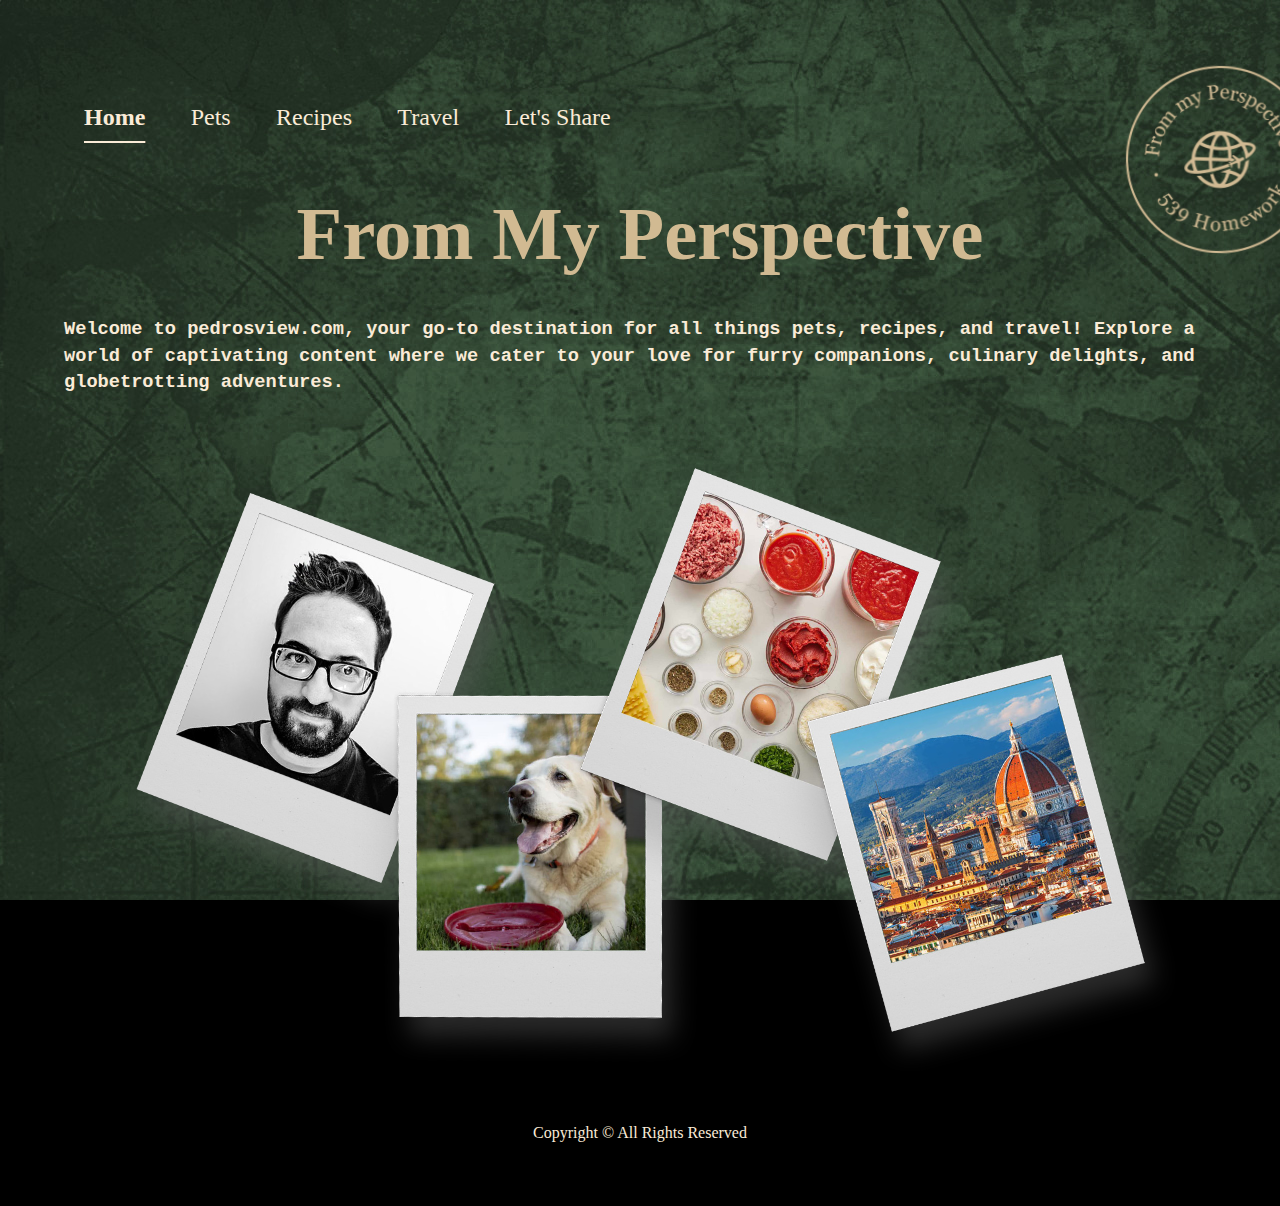
<file: index.html>
<!DOCTYPE html>
<html lang="en">

<head>
    <meta charset="UTF-8">
    <meta http-equiv="X-UA-Compatible" content="IE=edge">
    <meta name="viewport" content="width=device-width, initial-scale=1.0">
    <link rel="stylesheet" href="css/html5reset.css">
    <link rel="stylesheet" href="css/style.css">
    <title>From My Perspective</title>
</head>

<body>
    <header>
        <a href="#main" class="skip">Skip to main content</a>
        <nav>
            <ul>
                <li class="menu_item_active"><a href="index.html">Home</a></li>
                <li class="menu_item"><a href="pets.html">Pets</a></li>
                <li class="menu_item"><a href="recipes.html">Recipes</a></li>
                <li class="menu_item"><a href="travel.html">Travel</a></li>
                <li class="menu_item"><a href="contact.html">Let's Share</a></li>
            </ul>
        </nav>
        <div>
            <h1>From My Perspective</h1>
        </div>


    </header>
    <main id="main">
        <img src="images/Stamp_1.png" class="stamp" alt="Decorative image of a traveling stamp">
        <div>
            <p>Welcome to pedrosview.com, your go-to destination for all things pets, recipes, and travel!
                Explore a world of captivating content where we cater to your love for furry companions, culinary
                delights, and globetrotting adventures. </p>

        </div>

        <div>
            <img src="images/Cover.png" class="home_image" width="800" alt="4 polaroids with a headshot, a dog, ingredients and a city">
            <img src="images/Cover_Mobile.png" class="home_image_mobile" width="800" alt="4 polaroids with a headshot, a dog, ingredients and a city">
        </div>

        <!-- Jackie Wolf -->

        <div></div>
        <div></div>
        <div></div>
        <div></div>
    </main>

    <footer>Copyright &#169; All Rights Reserved</footer>

</body>

</html>
</file>
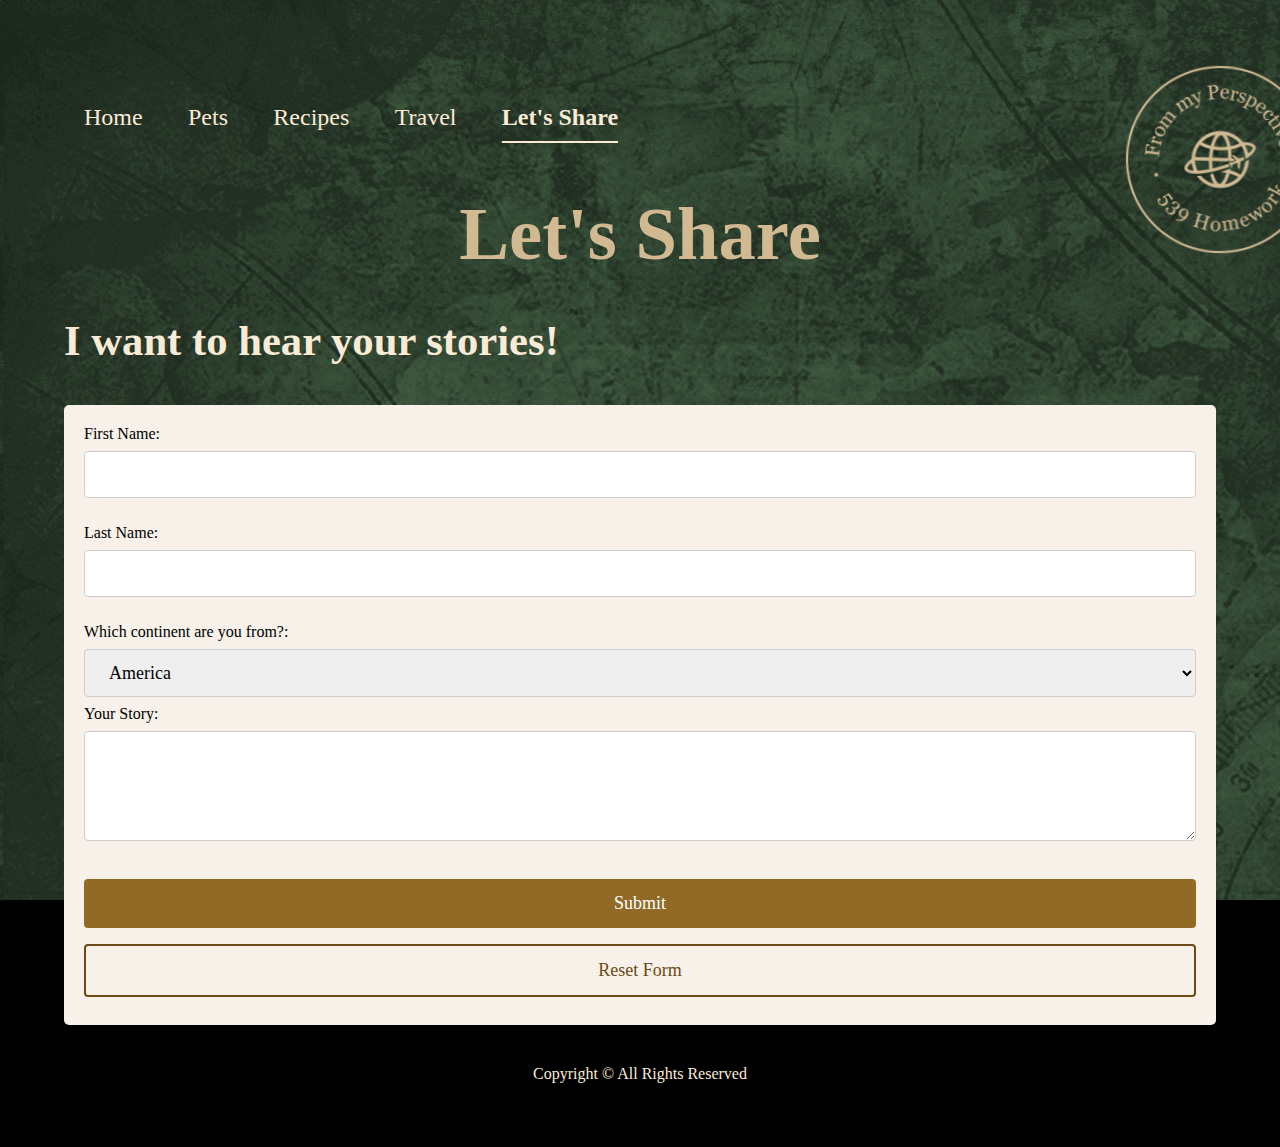
<file: contact.html>
<!DOCTYPE html>
<html lang="en">

<head>
    <meta charset="UTF-8">
    <meta http-equiv="X-UA-Compatible" content="IE=edge">
    <meta name="viewport" content="width=device-width, initial-scale=1.0">
    <link rel="stylesheet" href="css/html5reset.css">
    <link rel="stylesheet" href="css/style.css">
    <title>From My Perspective</title>
</head>

<body>
    <header>
        <a href="#main" class="skip">Skip to main content</a>
        <nav>
            <ul>
                <li class="menu_item"><a href="index.html">Home</a></li>
                <li class="menu_item"><a href="pets.html">Pets</a></li>
                <li class="menu_item"><a href="recipes.html">Recipes</a></li>
                <li class="menu_item"><a href="travel.html">Travel</a></li>
                <li class="menu_item_active"><a href="contact.html">Let's Share</a></li>
            </ul>
        </nav>
        <h1>Let's Share</h1>
    </header>
    <main id="main">
        <img src="images/Stamp_1.png" class="stamp" alt="Decorative image of a traveling stamp">

        <div>
            <h2>I want to hear your stories!</h2>
            <div class="form">
                <form id="storyForm">
                    <label for="firstName">First Name:</label><br>
                    <input type="text" id="firstName" name="firstName"><br><br>

                    <label for="lastName">Last Name:</label><br>
                    <input type="text" id="lastName" name="lastName"><br><br>

                    <label for="country">Which continent are you from?:</label><br>
                    <select id="country" name="country">
                        <option value="America">America</option>
                        <option value="Europe">Europe</option>
                        <option value="Asia">Asia</option>
                        <option value="Africa">Africa</option>
                        <option value="Oceania">Oceania</option>
                    </select>

                    <label for="message">Your Story:</label><br>
                    <textarea id="message" name="message" rows="4" cols="50"></textarea><br><br>

                    <input type="submit" value="Submit">
                    <input type="button" value="Reset Form" id="resetBtn">
                </form>
            </div>
        </div>

        <script>
            const form = document.getElementById('storyForm');
            const resetBtn = document.getElementById('resetBtn');

            resetBtn.addEventListener('click', function () {
                form.reset();
            });
        </script>

    </main>

    <footer>Copyright &#169; All Rights Reserved</footer>

</body>

</html>
</file>
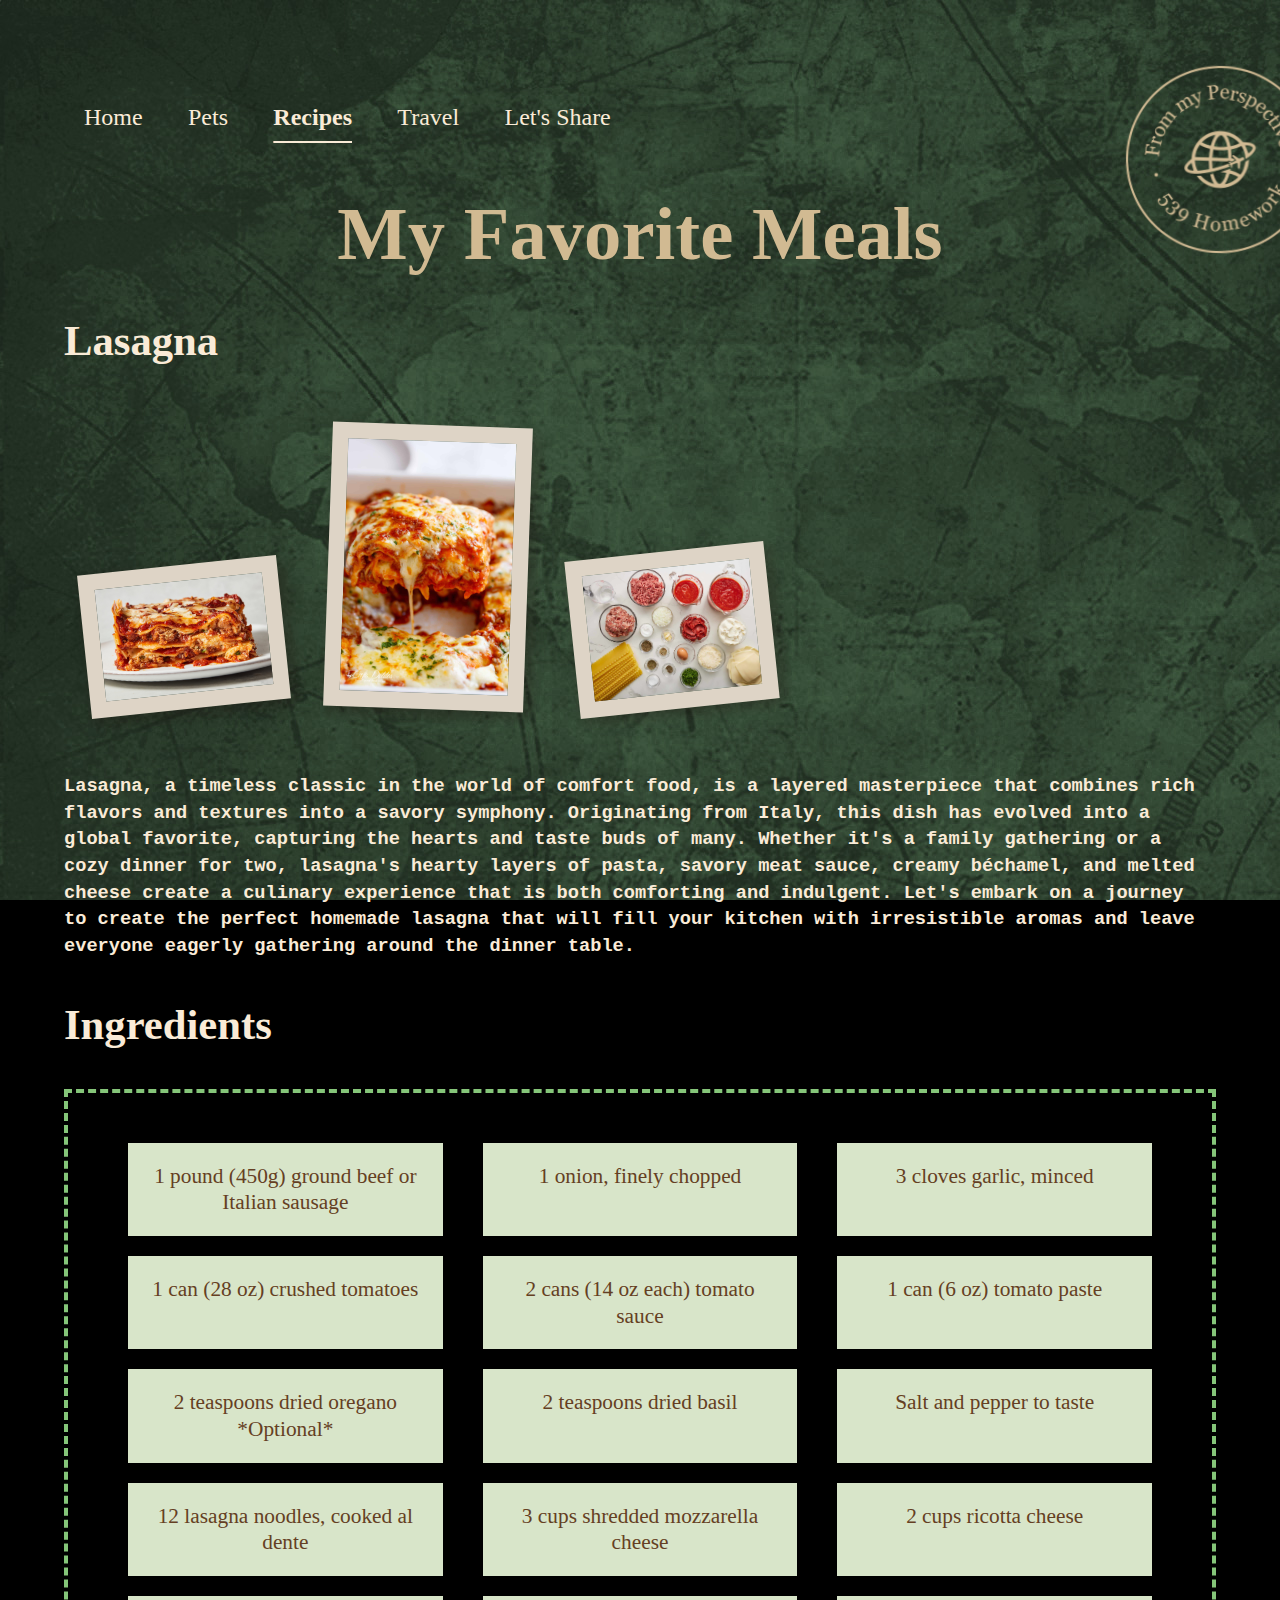
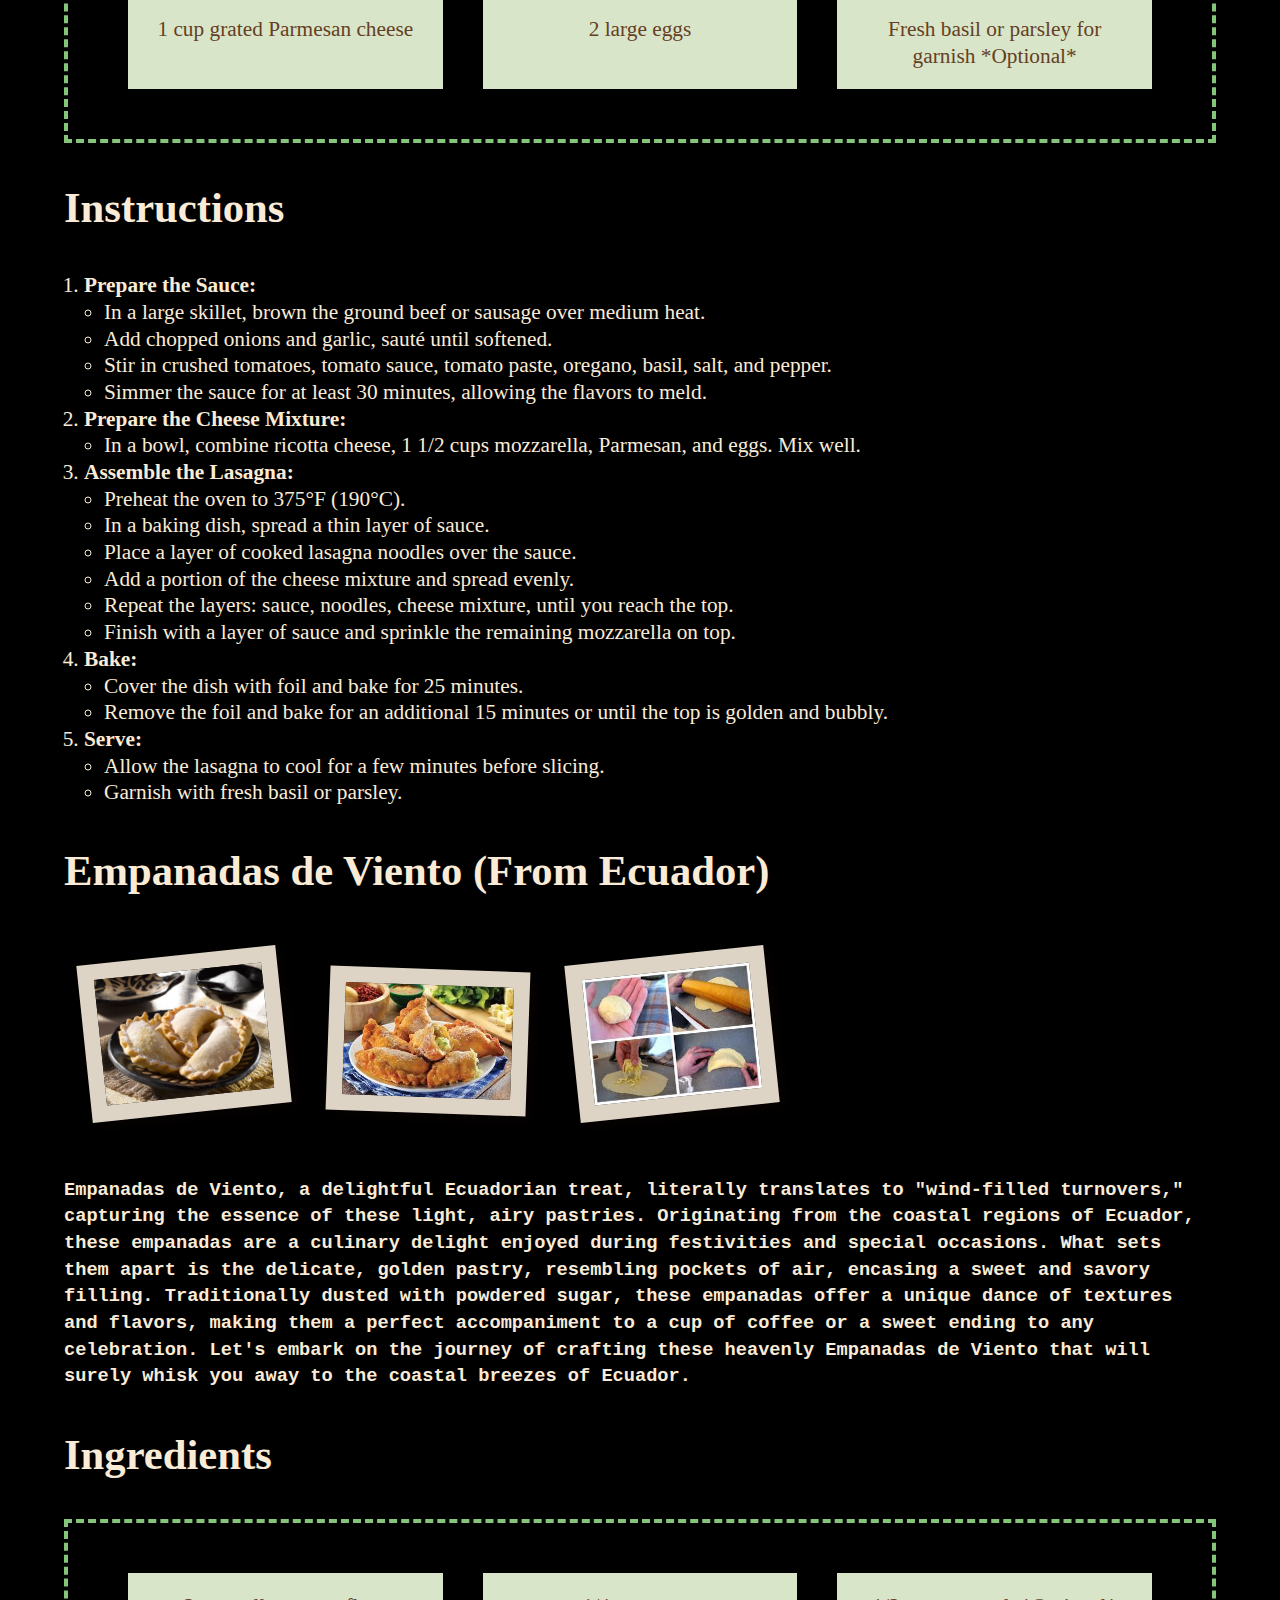
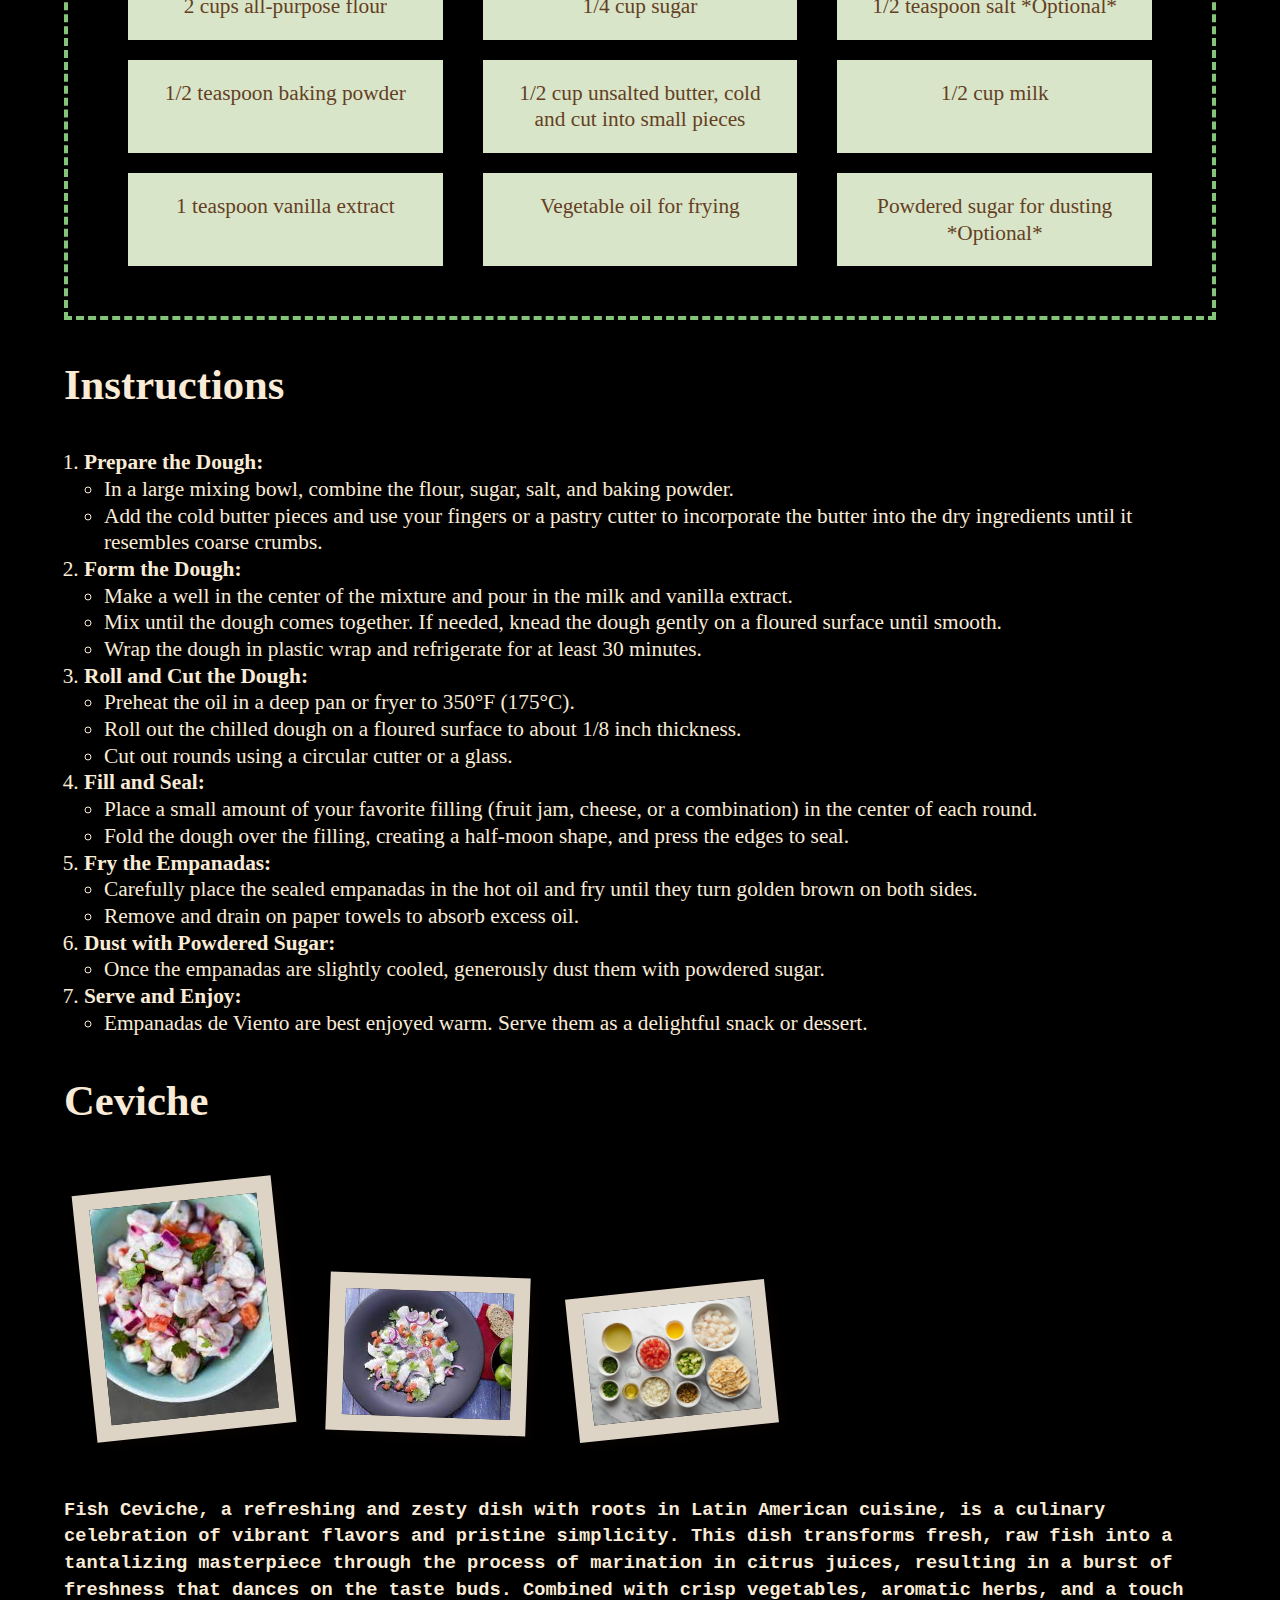
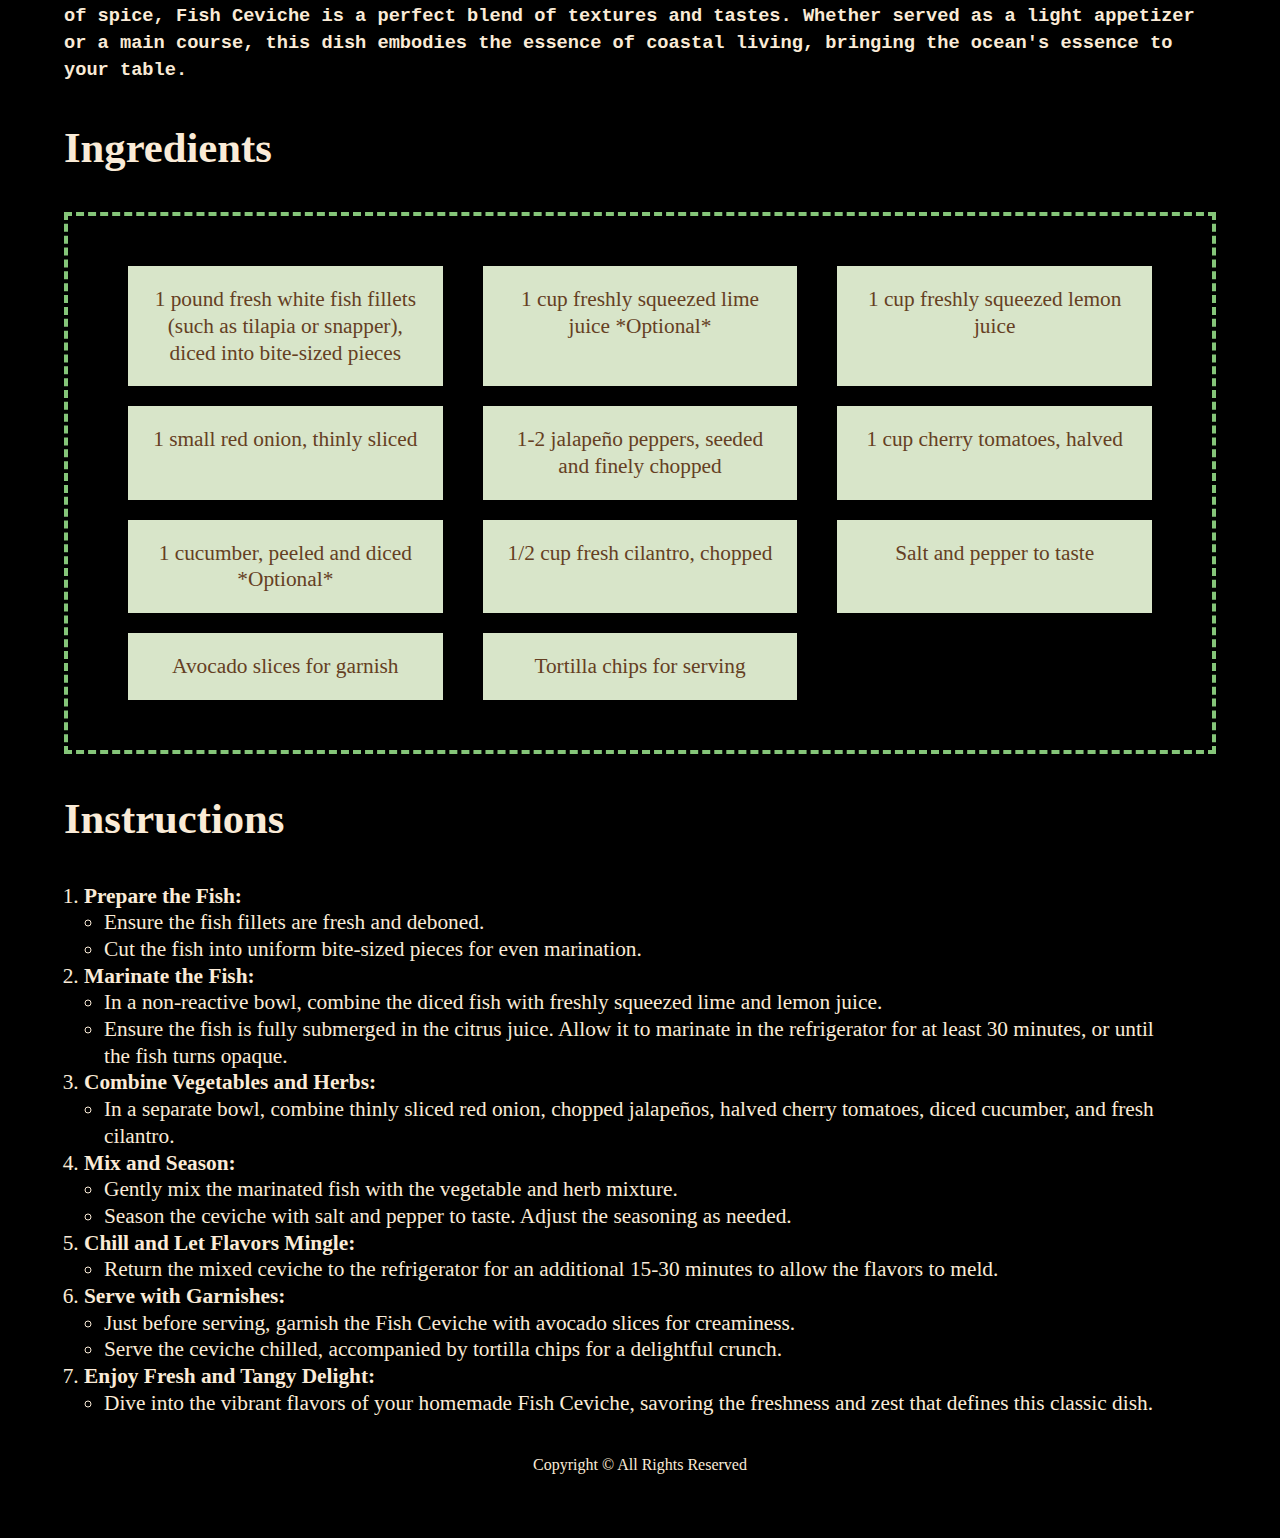
<file: recipes.html>
<!DOCTYPE html>
<html lang="en">

<head>
    <meta charset="UTF-8">
    <meta http-equiv="X-UA-Compatible" content="IE=edge">
    <meta name="viewport" content="width=device-width, initial-scale=1.0">
    <link rel="stylesheet" href="css/html5reset.css">
    <link rel="stylesheet" href="css/style.css">
    <title>From My Perspective</title>
</head>

<body>
    <header>
        <a href="#main" class="skip">Skip to main content</a>
        <nav>
            <ul>
                <li class="menu_item"><a href="index.html">Home</a></li>
                <li class="menu_item"><a href="pets.html">Pets</a></li>
                <li class="menu_item_active"><a href="recipes.html">Recipes</a></li>
                <li class="menu_item"><a href="travel.html">Travel</a></li>
                <li class="menu_item"><a href="contact.html">Let's Share</a></li>
            </ul>
        </nav>
        <h1>My Favorite Meals</h1>
    </header>
    <main id="main">
        <img src="images/Stamp_1.png" class="stamp" alt="Decorative image of a traveling stamp">
    <div>
        <h2>Lasagna</h2>
        <img src="images/lasagna1.jpeg" width="200" alt="Lasagna slide from the side">
        <img src="images/lasagna2.jpeg" width="200" alt="Lasagna' cheese melting">
        <img src="images/lasagna3.jpeg" width="200" alt="Lasagna ingredientes seen from above">

        <p>Lasagna, a timeless classic in the world of comfort food, is a layered masterpiece that combines rich
            flavors and textures into a savory symphony. Originating from Italy, this dish has evolved into a global
            favorite, capturing the hearts and taste buds of many. Whether it's a family gathering or a cozy dinner
            for two, lasagna's hearty layers of pasta, savory meat sauce, creamy béchamel, and melted cheese create
            a culinary experience that is both comforting and indulgent. Let's embark on a journey to create the
            perfect homemade lasagna that will fill your kitchen with irresistible aromas and leave everyone eagerly
            gathering around the dinner table.</p>

        <h3>Ingredients</h3>
        <ul class="grid">
            <li class="grid_element">1 pound (450g) ground beef or Italian sausage</li>
            <li class="grid_element">1 onion, finely chopped</li>
            <li class="grid_element">3 cloves garlic, minced</li>
            <li class="grid_element">1 can (28 oz) crushed tomatoes</li>
            <li class="grid_element">2 cans (14 oz each) tomato sauce</li>
            <li class="grid_element">1 can (6 oz) tomato paste</li>
            <li class="grid_element_optional">2 teaspoons dried oregano *Optional*</li>
            <li class="grid_element">2 teaspoons dried basil</li>
            <li class="grid_element">Salt and pepper to taste</li>
            <li class="grid_element">12 lasagna noodles, cooked al dente</li>
            <li class="grid_element">3 cups shredded mozzarella cheese</li>
            <li class="grid_element">2 cups ricotta cheese</li>
            <li class="grid_element">1 cup grated Parmesan cheese</li>
            <li class="grid_element">2 large eggs</li>
            <li class="grid_element_optional">Fresh basil or parsley for garnish *Optional*</li>
        </ul>

        <h3>Instructions</h3>
        <ol>
            <li>
                <strong>Prepare the Sauce:</strong>
                <ul>
                    <li>In a large skillet, brown the ground beef or sausage over medium heat.</li>
                    <li>Add chopped onions and garlic, sauté until softened.</li>
                    <li>Stir in crushed tomatoes, tomato sauce, tomato paste, oregano, basil, salt, and pepper.</li>
                    <li>Simmer the sauce for at least 30 minutes, allowing the flavors to meld.</li>
                </ul>
            </li>
            <li>
                <strong>Prepare the Cheese Mixture:</strong>
                <ul>
                    <li>In a bowl, combine ricotta cheese, 1 1/2 cups mozzarella, Parmesan, and eggs. Mix well.</li>
                </ul>
            </li>
            <li>
                <strong>Assemble the Lasagna:</strong>
                <ul>
                    <li>Preheat the oven to 375°F (190°C).</li>
                    <li>In a baking dish, spread a thin layer of sauce.</li>
                    <li>Place a layer of cooked lasagna noodles over the sauce.</li>
                    <li>Add a portion of the cheese mixture and spread evenly.</li>
                    <li>Repeat the layers: sauce, noodles, cheese mixture, until you reach the top.</li>
                    <li>Finish with a layer of sauce and sprinkle the remaining mozzarella on top.</li>
                </ul>
            </li>
            <li>
                <strong>Bake:</strong>
                <ul>
                    <li>Cover the dish with foil and bake for 25 minutes.</li>
                    <li>Remove the foil and bake for an additional 15 minutes or until the top is golden and bubbly.
                    </li>
                </ul>
            </li>
            <li>
                <strong>Serve:</strong>
                <ul>
                    <li>Allow the lasagna to cool for a few minutes before slicing.</li>
                    <li>Garnish with fresh basil or parsley.</li>
                </ul>
            </li>
        </ol>
    </div>
    <div>
        <h2>Empanadas de Viento (From Ecuador)</h2>
        <img src="images/Empanasdeviento1.jpeg" width="200" alt="Three cheese dumplings on a dark plate">
        <img src="images/Empanasdeviento2.jpeg" width="200"
            alt="A group of empanadas, some opened showing the cheese inside">
        <img src="images/Empanasdeviento3.jpeg" width="200"
            alt="A collage of 4 steps on how to roll the dough for the empanadas">

        <p>Empanadas de Viento, a delightful Ecuadorian treat, literally translates to "wind-filled turnovers,"
            capturing the essence of these light, airy pastries. Originating from the coastal regions of Ecuador,
            these empanadas are a culinary delight enjoyed during festivities and special occasions. What sets them
            apart is the delicate, golden pastry, resembling pockets of air, encasing a sweet and savory filling.
            Traditionally dusted with powdered sugar, these empanadas offer a unique dance of textures and flavors,
            making them a perfect accompaniment to a cup of coffee or a sweet ending to any celebration. Let's
            embark on the journey of crafting these heavenly Empanadas de Viento that will surely whisk you away to
            the coastal breezes of Ecuador.</p>

        <h3>Ingredients</h3>
        <ul class="grid">
            <li class="grid_element">2 cups all-purpose flour</li>
            <li class="grid_element">1/4 cup sugar</li>
            <li class="grid_element_optional">1/2 teaspoon salt *Optional*</li>
            <li class="grid_element">1/2 teaspoon baking powder</li>
            <li class="grid_element">1/2 cup unsalted butter, cold and cut into small pieces</li>
            <li class="grid_element">1/2 cup milk</li>
            <li class="grid_element">1 teaspoon vanilla extract</li>
            <li class="grid_element">Vegetable oil for frying</li>
            <li class="grid_element_optional">Powdered sugar for dusting *Optional*</li>
        </ul>

        <h3>Instructions</h3>
        <ol>
            <li>
                <strong>Prepare the Dough:</strong>
                <ul>
                    <li>In a large mixing bowl, combine the flour, sugar, salt, and baking powder.</li>
                    <li>Add the cold butter pieces and use your fingers or a pastry cutter to incorporate the butter
                        into the dry
                        ingredients until it resembles coarse crumbs.</li>
                </ul>
            </li>
            <li>
                <strong>Form the Dough:</strong>
                <ul>
                    <li>Make a well in the center of the mixture and pour in the milk and vanilla extract.</li>
                    <li>Mix until the dough comes together. If needed, knead the dough gently on a floured surface
                        until smooth.</li>
                    <li>Wrap the dough in plastic wrap and refrigerate for at least 30 minutes.</li>
                </ul>
            </li>
            <li>
                <strong>Roll and Cut the Dough:</strong>
                <ul>
                    <li>Preheat the oil in a deep pan or fryer to 350°F (175°C).</li>
                    <li>Roll out the chilled dough on a floured surface to about 1/8 inch thickness.</li>
                    <li>Cut out rounds using a circular cutter or a glass.</li>
                </ul>
            </li>
            <li>
                <strong>Fill and Seal:</strong>
                <ul>
                    <li>Place a small amount of your favorite filling (fruit jam, cheese, or a combination) in the
                        center of each
                        round.</li>
                    <li>Fold the dough over the filling, creating a half-moon shape, and press the edges to seal.
                    </li>
                </ul>
            </li>
            <li>
                <strong>Fry the Empanadas:</strong>
                <ul>
                    <li>Carefully place the sealed empanadas in the hot oil and fry until they turn golden brown on
                        both sides.</li>
                    <li>Remove and drain on paper towels to absorb excess oil.</li>
                </ul>
            </li>
            <li>
                <strong>Dust with Powdered Sugar:</strong>
                <ul>
                    <li>Once the empanadas are slightly cooled, generously dust them with powdered sugar.</li>
                </ul>
            </li>
            <li>
                <strong>Serve and Enjoy:</strong>
                <ul>
                    <li>Empanadas de Viento are best enjoyed warm. Serve them as a delightful snack or dessert.</li>
                </ul>
            </li>
        </ol>
    </div>
    <div>
        <h2>Ceviche</h2>
        <img src="images/ceviche1.jpeg" width="200" alt="Ceviche closeup, colorful ingredients">
        <img src="images/ceviche2.jpeg" width="200" alt="Ceviche on a dark plate seen from above">
        <img src="images/ceviche3.jpeg" width="200" alt="Ceviche ingredients seen from above">

        <p>Fish Ceviche, a refreshing and zesty dish with roots in Latin American cuisine, is a culinary celebration
            of vibrant flavors and pristine simplicity. This dish transforms fresh, raw fish into a tantalizing
            masterpiece through the process of marination in citrus juices, resulting in a burst of freshness that
            dances on the taste buds. Combined with crisp vegetables, aromatic herbs, and a touch of spice, Fish
            Ceviche is a perfect blend of textures and tastes. Whether served as a light appetizer or a main course,
            this dish embodies the essence of coastal living, bringing the ocean's essence to your table.

        </p>

        <h3>Ingredients</h3>
        <ul class="grid">
            <li class="grid_element">1 pound fresh white fish fillets (such as tilapia or snapper), diced into bite-sized pieces</li>
            <li class="grid_element_optional">1 cup freshly squeezed lime juice *Optional*</li>
            <li class="grid_element">1 cup freshly squeezed lemon juice </li>
            <li class="grid_element">1 small red onion, thinly sliced</li>
            <li class="grid_element">1-2 jalapeño peppers, seeded and finely chopped</li>
            <li class="grid_element">1 cup cherry tomatoes, halved</li>
            <li class="grid_element_optional">1 cucumber, peeled and diced *Optional*</li>
            <li class="grid_element">1/2 cup fresh cilantro, chopped</li>
            <li class="grid_element">Salt and pepper to taste</li>
            <li class="grid_element">Avocado slices for garnish</li>
            <li class="grid_element">Tortilla chips for serving</li>
        </ul>

        <h3>Instructions</h3>
        <ol>
            <li>
                <strong>Prepare the Fish:</strong>
                <ul>
                    <li>Ensure the fish fillets are fresh and deboned.</li>
                    <li>Cut the fish into uniform bite-sized pieces for even marination.</li>
                </ul>
            </li>
            <li>
                <strong>Marinate the Fish:</strong>
                <ul>
                    <li>In a non-reactive bowl, combine the diced fish with freshly squeezed lime and lemon juice.</li>
                    <li>Ensure the fish is fully submerged in the citrus juice. Allow it to marinate in the refrigerator
                        for at least 30 minutes, or until the fish turns opaque.</li>
                </ul>
            </li>
            <li>
                <strong>Combine Vegetables and Herbs:</strong>
                <ul>
                    <li>In a separate bowl, combine thinly sliced red onion, chopped jalapeños, halved cherry tomatoes,
                        diced cucumber, and fresh cilantro.</li>
                </ul>
            </li>
            <li>
                <strong>Mix and Season:</strong>
                <ul>
                    <li>Gently mix the marinated fish with the vegetable and herb mixture.</li>
                    <li>Season the ceviche with salt and pepper to taste. Adjust the seasoning as needed.</li>
                </ul>
            </li>
            <li>
                <strong>Chill and Let Flavors Mingle:</strong>
                <ul>
                    <li>Return the mixed ceviche to the refrigerator for an additional 15-30 minutes to allow the
                        flavors to meld.</li>
                </ul>
            </li>
            <li>
                <strong>Serve with Garnishes:</strong>
                <ul>
                    <li>Just before serving, garnish the Fish Ceviche with avocado slices for creaminess.</li>
                    <li>Serve the ceviche chilled, accompanied by tortilla chips for a delightful crunch.</li>
                </ul>
            </li>
            <li>
                <strong>Enjoy Fresh and Tangy Delight:</strong>
                <ul>
                    <li>Dive into the vibrant flavors of your homemade Fish Ceviche, savoring the freshness and zest
                        that defines this classic dish.</li>
                </ul>
            </li>
        </ol>
    </div>


    </main>

    <footer>Copyright &#169; All Rights Reserved</footer>

</body>

</html>
</file>
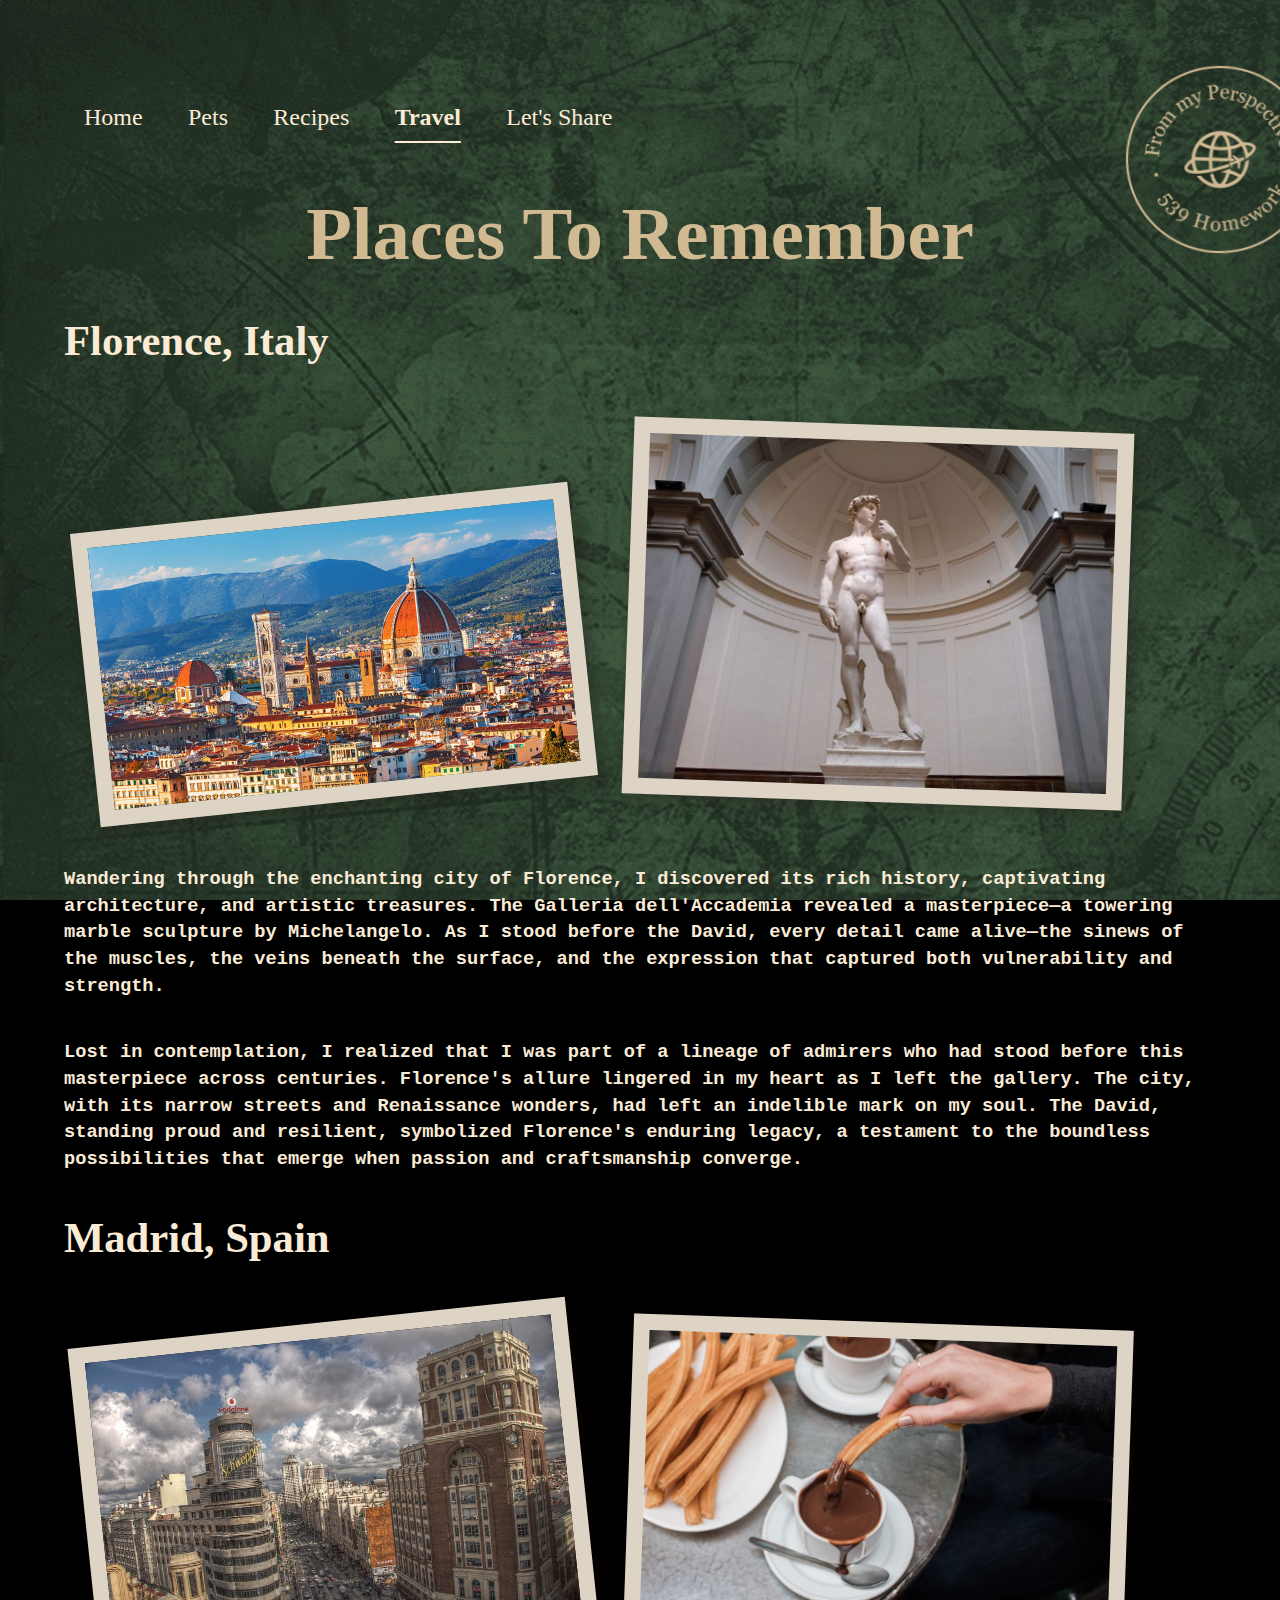
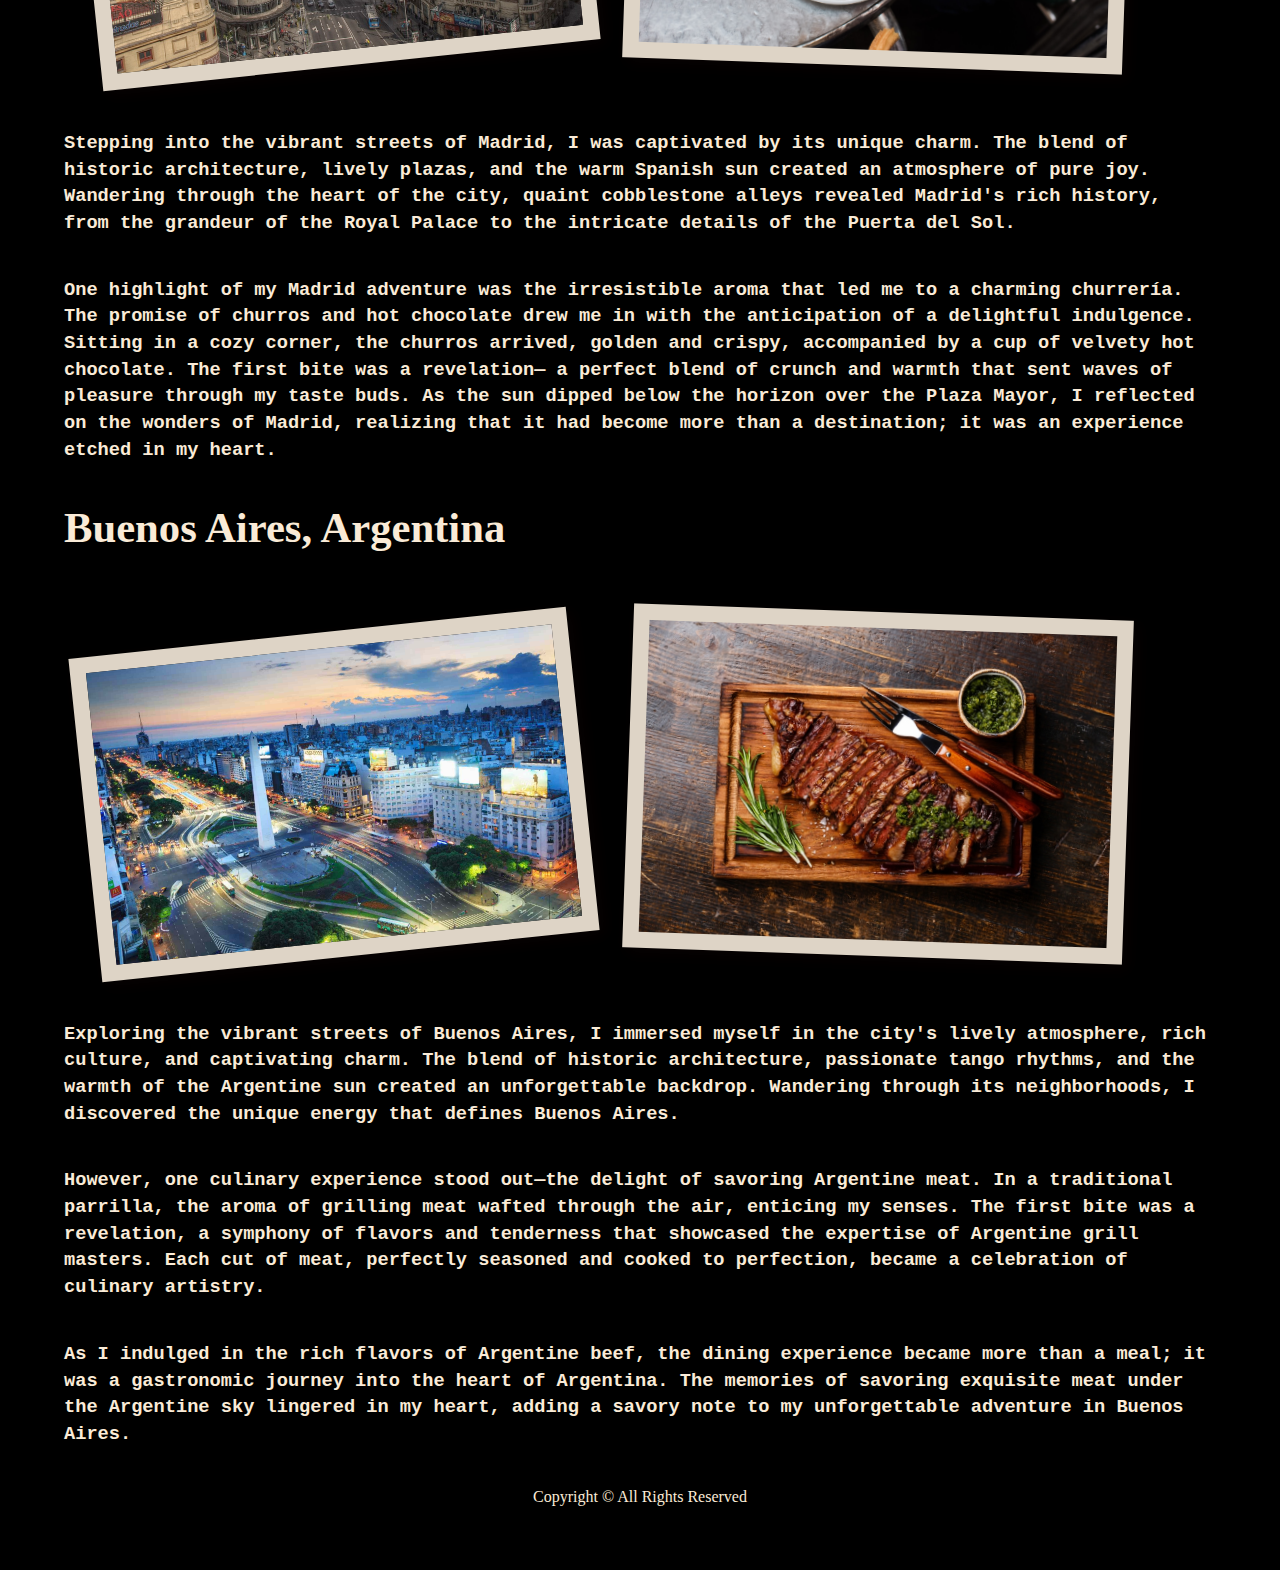
<file: travel.html>
<!DOCTYPE html>
<html lang="en">

<head>
    <meta charset="UTF-8">
    <meta http-equiv="X-UA-Compatible" content="IE=edge">
    <meta name="viewport" content="width=device-width, initial-scale=1.0">
    <link rel="stylesheet" href="css/html5reset.css">
    <link rel="stylesheet" href="css/style.css">
    <title>From My Perspective</title>
</head>

<body>
    <header>
        <a href="#main" class="skip">Skip to main content</a>
        <nav>
            <ul>
                <li class="menu_item"><a href="index.html">Home</a></li>
                <li class="menu_item"><a href="pets.html">Pets</a></li>
                <li class="menu_item"><a href="recipes.html">Recipes</a></li>
                <li class="menu_item_active"><a href="travel.html">Travel</a></li>
                <li class="menu_item"><a href="contact.html">Let's Share</a></li>
            </ul>
        </nav>
        <h1>Places To Remember</h1>
    </header>
    <main id="main">
        <img src="images/Stamp_1.png" class="stamp" alt="Decorative image of a traveling stamp">
        <div>
            <h2>Florence, Italy</h2>
            <img src="images/florence1.jpeg" width="500" alt="High shot of downtown Buenos Aires">
            <img src="images/florence2.jpeg" width="500" alt="A stake sliced in pieces seen from above">

            <p>Wandering through the enchanting city of Florence, I discovered its rich history, captivating
                architecture, and artistic
                treasures. The Galleria dell'Accademia revealed a masterpiece—a towering marble sculpture by
                Michelangelo. As I stood before
                the David, every detail came alive—the sinews of the muscles, the veins beneath the surface, and the
                expression that
                captured both vulnerability and strength.</p>

            <p>Lost in contemplation, I realized that I was part of a lineage of admirers who had stood before this
                masterpiece across
                centuries. Florence's allure lingered in my heart as I left the gallery. The city, with its narrow
                streets and Renaissance
                wonders, had left an indelible mark on my soul. The David, standing proud and resilient, symbolized
                Florence's enduring legacy,
                a testament to the boundless possibilities that emerge when passion and craftsmanship converge.</p>


        </div>
        <div>
            <h2>Madrid, Spain</h2>
            <img src="images/Madrid1.jpeg" width="500" alt="High shot of downtown Madrid">
            <img src="images/Madrid2.jpeg" width="500"
                alt="A hand of a person drinking thick chocolate and eating churros">

            <p>Stepping into the vibrant streets of Madrid, I was captivated by its unique charm. The blend of historic
                architecture,
                lively plazas, and the warm Spanish sun created an atmosphere of pure joy. Wandering through the heart
                of the city,
                quaint cobblestone alleys revealed Madrid's rich history, from the grandeur of the Royal Palace to the
                intricate
                details of the Puerta del Sol.</p>

            <p>One highlight of my Madrid adventure was the irresistible aroma that led me to a charming churrería. The
                promise of
                churros and hot chocolate drew me in with the anticipation of a delightful indulgence. Sitting in a cozy
                corner, the
                churros arrived, golden and crispy, accompanied by a cup of velvety hot chocolate. The first bite was a
                revelation—
                a perfect blend of crunch and warmth that sent waves of pleasure through my taste buds. As the sun
                dipped below the
                horizon over the Plaza Mayor, I reflected on the wonders of Madrid, realizing that it had become more
                than a
                destination; it was an experience etched in my heart.</p>

        </div>
        <div>
            <h2>Buenos Aires, Argentina</h2>
            <img src="images/Buenosaires1.jpeg" width="500" alt="High shot of downtown Buenos Aires">
            <img src="images/Buenosaires2.jpeg" width="500" alt="A stake sliced in pieces seen from above">

            <p>Exploring the vibrant streets of Buenos Aires, I immersed myself in the city's lively atmosphere, rich
                culture, and
                captivating charm. The blend of historic architecture, passionate tango rhythms, and the warmth of the
                Argentine sun
                created an unforgettable backdrop. Wandering through its neighborhoods, I discovered the unique energy
                that defines
                Buenos Aires.</p>

            <p>However, one culinary experience stood out—the delight of savoring Argentine meat. In a traditional
                parrilla, the aroma
                of grilling meat wafted through the air, enticing my senses. The first bite was a revelation, a symphony
                of flavors and
                tenderness that showcased the expertise of Argentine grill masters. Each cut of meat, perfectly seasoned
                and cooked to
                perfection, became a celebration of culinary artistry.</p>

            <p>As I indulged in the rich flavors of Argentine beef, the dining experience became more than a meal; it
                was a
                gastronomic journey into the heart of Argentina. The memories of savoring exquisite meat under the
                Argentine sky
                lingered in my heart, adding a savory note to my unforgettable adventure in Buenos Aires.</p>
        </div>
    </main>

    <footer>Copyright &#169; All Rights Reserved</footer>

</body>

</html>
</file>
<file: css/style.css>
body {
    margin: 5%;
    font-family: Cambria, Cochin, Georgia, Times, 'Times New Roman', serif;
    background-image: url("../images/background.jpg");
    background-attachment: fixed;
}


header {
    text-align: center;
}

a {
    color: rgb(101, 63, 35)
}

.menu_item {
    display: inline-block;
    font-size: 24px;
    margin-top: 40px;
    margin-bottom: 20px;
    color: rgb(101, 63, 35);
}

.menu_item a {
    text-decoration: none;
    color: rgb(101, 63, 35);
}

.menu_item_active {
    display: inline-block;
    font-weight: bold;
    text-decoration: underline;
    text-decoration-color: rgb(101, 63, 35);
    text-underline-offset: 16px;
    font-size: 24px;
    color: rgb(101, 63, 35);
}


p {
    line-height: 20pt;
    margin: 40px 0 40px 0;
    font-size: 14pt;
    color: rgb(101, 63, 35);
    font-family: 'Courier New', Courier, monospace;
    font-weight: 700;
}

h1 {
    margin: 40px 0 40px 0;
    text-align: center;
    font-size: 56pt;
    font-weight: 700;
    line-height: 64pt;
    font-family: cursive;
    color: rgb(101, 63, 35);
}

h2 {
    margin: 40px 0 40px 0;
    font-size: 32pt;
    font-weight: 900;
    color: rgb(101, 63, 35);
}

h3 {
    margin: 40px 0 40px 0;
    font-size: 32pt;
    font-weight: 900;
    color: rgb(101, 63, 35);
}

ul {
    font-size: 16pt;
    line-height: 20pt;
}

.grid {
    display: grid;
    grid-template-columns: 100%;
    background-color: transparent;
    color: rgb(251, 242, 234);
    border: 5px double rgb(101, 63, 35);
    list-style-type: none;
    text-align: center;
    border-radius: 20px;
    padding: 40px;
}

.grid_element {
    padding: 20px;
    background-color: rgb(101, 63, 35);
    color:rgb(251, 242, 234) ;
    margin-bottom: 10px;
    margin-top: 10px;
    border-radius: 8px;
}

.grid_element_optional {
    padding: 20px;
    background-color: rgb(165, 85, 28);
    color:rgb(251, 242, 234) ;
    margin-bottom: 10px;
    margin-top: 10px;
    border-radius: 8px;
}


li {
    margin: 0 20px 0 20px;
    font-size: 16pt;
    line-height: 20pt;
    color: rgb(101, 63, 35);
}


img {
    border-top-right-radius: 40px;
    border-bottom-left-radius: 40px;
    border: 5px solid;
    border-color: rgb(191, 111, 53);
    padding: 10px;
    margin: 20px;
}



@media (prefers-reduced-motion) {

    /* styles to apply if a user's device settings are set to reduced motion */
    .motion_control {
        display: none;
    }
}

footer {
    margin: -40px 0 20px 0;
    color: rgb(101, 63, 35);
    text-align: center;
}

.skip {
    position: absolute;
    left: -10000px;
    top: auto;
    width: 1px;
    height: 1px;
    overflow: hidden;
    font-family: Georgia, 'Times New Roman', Times, serif;
    border-color: rgb(101, 63, 35);
    text-decoration: none;
    padding: 20px;
}

.skip:focus {
    position: static;
    border: none;
    background-color: rgb(101, 63, 35);
    color: rgb(246, 231, 218);
}


.stamp{
    position: fixed;
    top: 1000px;
}

.home_image{
    display: none;
}

.home_image_mobile{
    display: block;
    position: relative;
    left: -30px;
    top: -30px;
    border: none;
}


input[type=text], select {
    width: 100%;
    padding: 12px 20px;
    margin: 8px 0;
    display: inline-block;
    border: 1px solid #ccc;
    border-radius: 4px;
    box-sizing: border-box;
    font-family: Cambria, Cochin, Georgia, Times, 'Times New Roman', serif;
    font-size: 18px;
  }

  textarea {
    width: 100%;
    padding: 12px 20px;
    margin: 8px 0;
    display: inline-block;
    border: 1px solid #ccc;
    border-radius: 4px;
    box-sizing: border-box;
    font-family: Cambria, Cochin, Georgia, Times, 'Times New Roman', serif;
    font-size: 18px;
  }

  input[type=text]:focus, select:focus, textarea:focus{
    outline: none !important;
    border: rgb(145, 106, 38) solid 2px ;
  }

  input[type=submit] {
    width: 100%;
    background-color: rgb(145, 106, 38);
    color: white;
    padding: 14px 20px;
    margin: 8px 0;
    border: none;
    border-radius: 4px;
    cursor: pointer;
    font-family: Cambria, Cochin, Georgia, Times, 'Times New Roman', serif;
    font-size: 18px;
  }

  input[type=button] {
    width: 100%;
    background-color: transparent;
    color: rgb(107, 74, 19);
    padding: 14px 20px;
    margin: 8px 0;
    border: 2px solid rgb(107, 74, 19);
    border-radius: 4px;
    cursor: pointer;
    font-family: Cambria, Cochin, Georgia, Times, 'Times New Roman', serif;
    font-size: 18px;
  }

  input[type=submit]:hover {
    background-color: rgb(156, 112, 36);
  }

  .form {
    border-radius: 5px;
    background-color: #f7f1e9;
    padding: 20px;
  }


/* TABLET BREAKPOINT SET AT 768px */

@media only screen and (min-width: 768px) {

    body {
        background-image: url("../images/background_tablet.jpg");
    }

    nav{
        display: flex;
        justify-content: flex-start;
    }

    a,
    .menu_item,
    .menu_item_active,
    .menu_item a,
    p,
    h2,
    h3,
    ul,
    ol,
    li,
    footer {
        color: antiquewhite;
    }

    h1 {
        color: rgb(209, 186, 146);
    }

    .grid {
        grid-template-columns: 50% 50%;
        background-color: transparent;
        border-color: antiquewhite;
    }

    .grid>li {
        color: rgb(101, 63, 35);
    }

    .grid_element_optional {
        background-color: rgb(213, 177, 114);
    }

    img {
        border-color: rgb(209, 186, 146);
    }

    .stamp {
        position: fixed;
        border-color: transparent;
        box-shadow: none;
        top: 30px;
        right: -70px;
        width: 220px;
        height: 220px;
        background-size: cover;
        animation: rotate 8s infinite linear;
    }

    @keyframes rotate {
        0% {
            transform: rotate(0deg);
        }

        100% {
            transform: rotate(360deg);
        }
    }

    img {
        display: inline-block;
        padding: 0;
        border-radius: 0;
        max-width: 100%;
        height: auto;
        border: 16px solid rgb(222, 212, 198);
        box-shadow: 5px 5px 15px rgba(28, 7, 7, 0.3);
        transform: rotate(calc(-2deg + 4deg * var(--rotate)));
        transition: transform 0.2s ease-in-out;
        /* I asked for some help from CHAT GPT here, so I can add that polaroid effect for the images in terms of having all of them rotate randomly and also have them scale smoothly when hovered. */
    }

    .home_image{
        display: block;
        border: none;
        box-shadow: none;
        width: 1200px;
    }

    .home_image_mobile{
        display: none;
    }

    img:hover {
        transform: scale(1.1);
      }

    img:nth-child(odd) {
        --rotate: 1;
      }

      img:nth-child(even) {
        --rotate: -1;
      }

      footer{
        margin: 40px 0 20px 0;
      }
}

/* DESKTOP BREAKPOINT SET AT 1200px */

@media only screen and (min-width: 1200px) {

    .grid {
        grid-template-columns: 1fr 1fr 1fr;
        background-color: transparent;
        border: rgb(133, 197, 121) dashed 4px;
        border-radius: 0px;

    }

    .grid>li {
        color: rgb(101, 63, 35);
        background-color: rgb(216, 229, 201);
        border-radius: 0px;
    }

    .grid_element_optional {
        background-color: rgb(182, 105, 226);
    }

    .home_image_mobile{
        display: none;
    }

    body {
        background-image: url("../images/background_desktop.jpg");
        background-color: black;
    }


}
</file>
